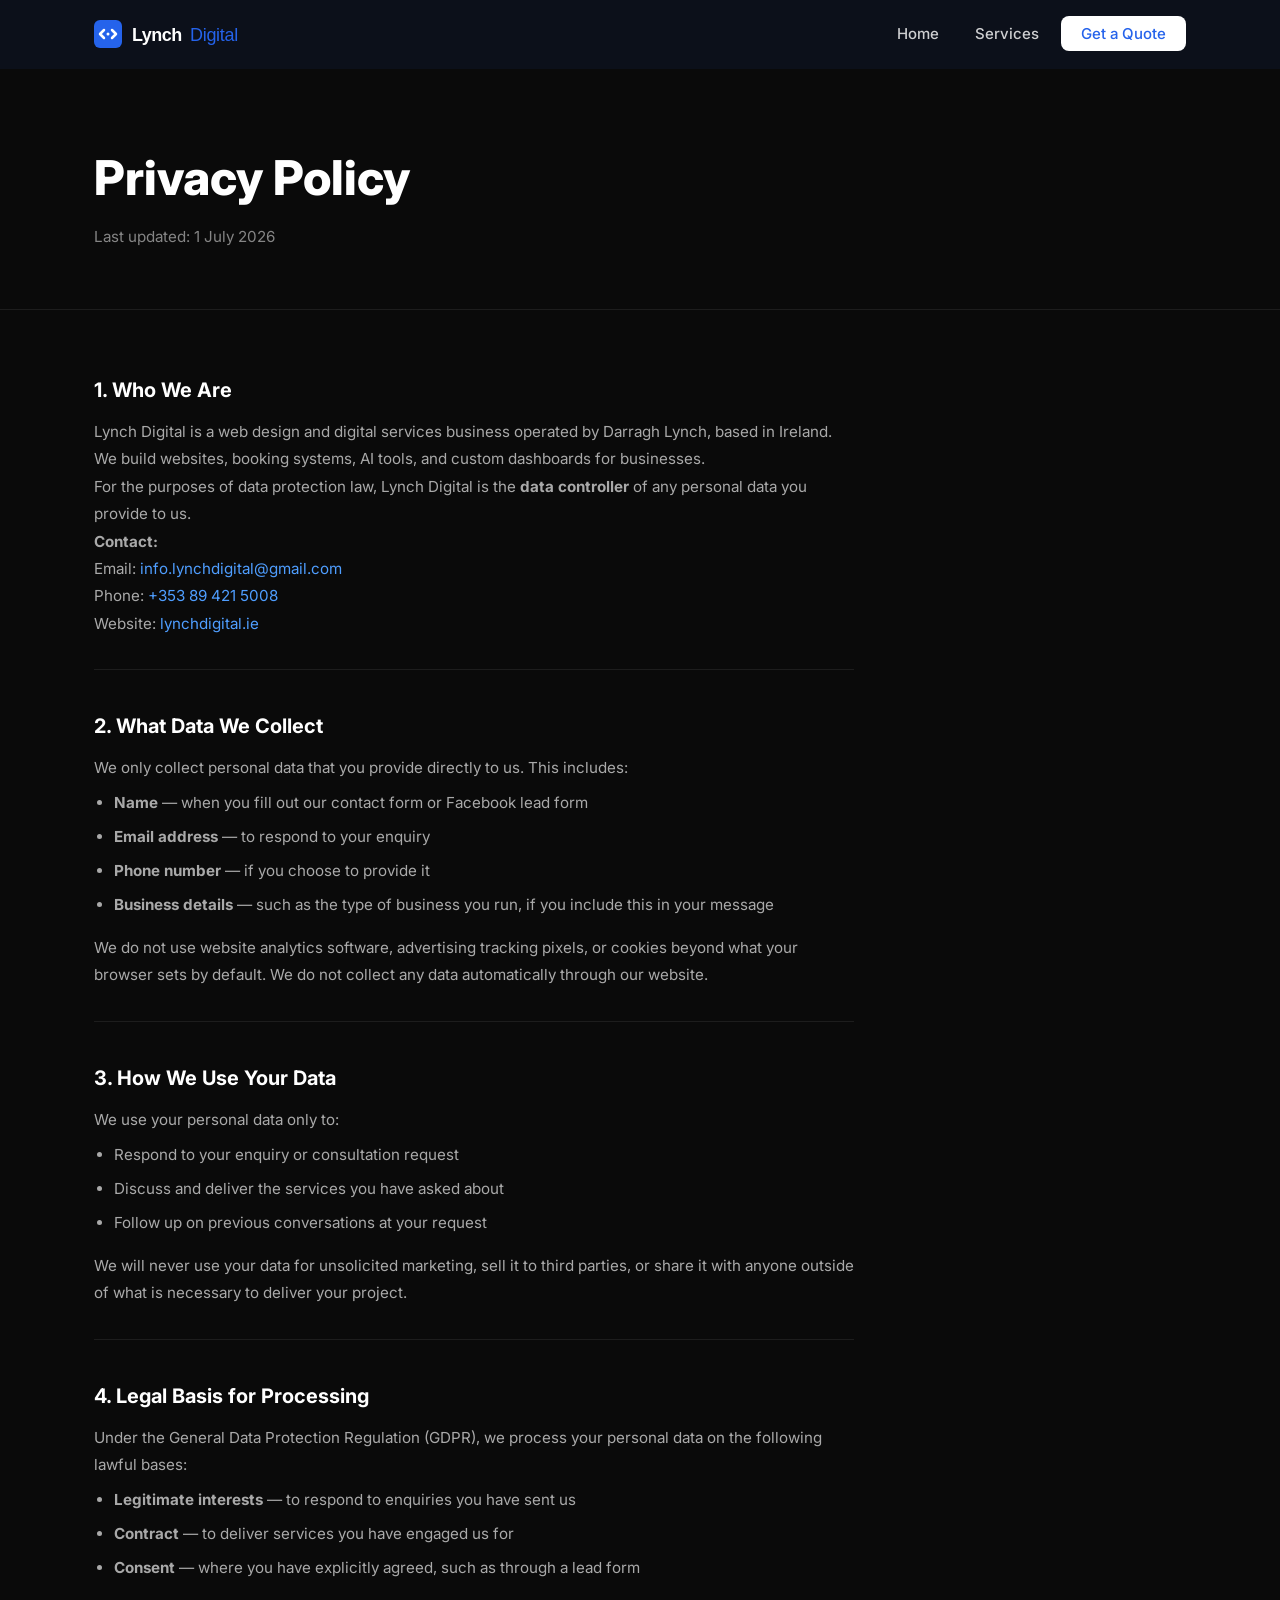
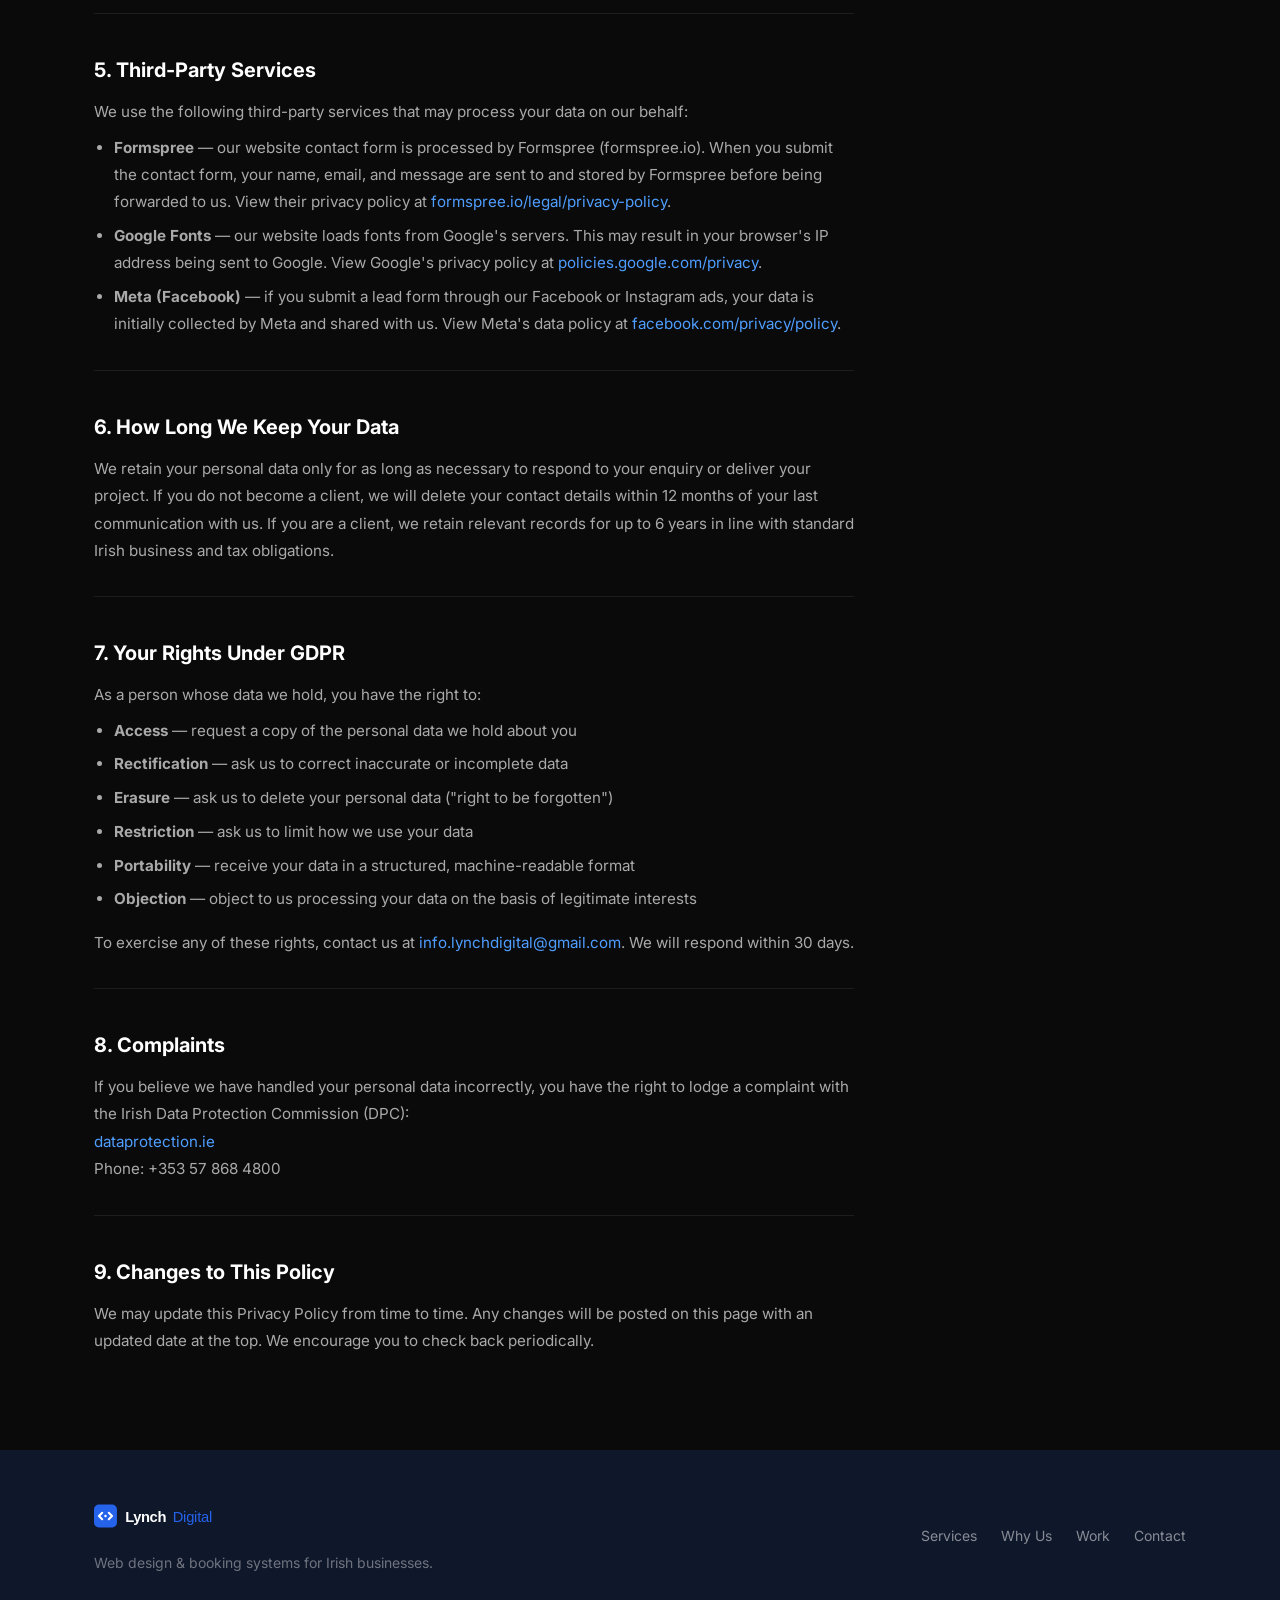
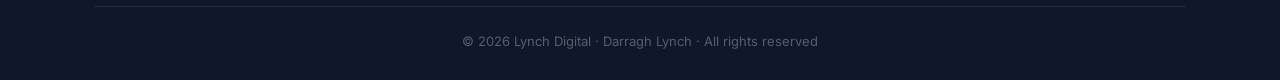
<file: privacy-policy.html>
<!DOCTYPE html>
<html lang="en">
<head>
  <meta charset="UTF-8" />
  <meta name="viewport" content="width=device-width, initial-scale=1.0" />
  <title>Privacy Policy – Lynch Digital</title>
  <meta name="description" content="Privacy Policy for Lynch Digital. Learn how we collect and use your personal data." />
  <meta name="robots" content="noindex, follow" />
  <link rel="icon" type="image/svg+xml" href="favicon.svg" />
  <link rel="stylesheet" href="styles.css" />
  <link href="https://fonts.googleapis.com/css2?family=Inter:wght@400;500;600;700;800;900&display=swap" rel="stylesheet" />
  <style>
    .policy-hero {
      padding: 140px 0 60px;
      background: var(--bg-dark, #0a0a0a);
      border-bottom: 1px solid rgba(255,255,255,0.08);
    }
    .policy-hero h1 {
      font-size: clamp(2rem, 4vw, 3rem);
      font-weight: 800;
      color: #fff;
      margin-bottom: 0.5rem;
    }
    .policy-hero p {
      color: rgba(255,255,255,0.5);
      font-size: 0.95rem;
    }
    .policy-body {
      padding: 64px 0 96px;
      background: var(--bg-dark, #0a0a0a);
    }
    .policy-content {
      max-width: 760px;
    }
    .policy-content h2 {
      font-size: 1.25rem;
      font-weight: 700;
      color: #fff;
      margin: 2.5rem 0 0.75rem;
    }
    .policy-content h2:first-child {
      margin-top: 0;
    }
    .policy-content p,
    .policy-content li {
      color: rgba(255,255,255,0.65);
      font-size: 0.95rem;
      line-height: 1.8;
    }
    .policy-content ul {
      padding-left: 1.25rem;
      margin: 0.5rem 0 1rem;
    }
    .policy-content ul li {
      margin-bottom: 0.4rem;
    }
    .policy-content a {
      color: #4f9eff;
      text-decoration: none;
    }
    .policy-content a:hover {
      text-decoration: underline;
    }
    .policy-divider {
      border: none;
      border-top: 1px solid rgba(255,255,255,0.08);
      margin: 2rem 0;
    }
  </style>
</head>
<body>

  <nav class="navbar" id="navbar">
    <div class="nav-inner">
      <a href="/" class="logo">
        <img src="logo.svg" alt="Lynch Digital" class="logo-img" />
      </a>
      <ul class="nav-links">
        <li><a href="/">Home</a></li>
        <li><a href="/#services">Services</a></li>
        <li><a href="/#contact" class="nav-cta">Get a Quote</a></li>
      </ul>
    </div>
  </nav>

  <section class="policy-hero">
    <div class="container">
      <h1>Privacy Policy</h1>
      <p>Last updated: 1 July 2026</p>
    </div>
  </section>

  <section class="policy-body">
    <div class="container">
      <div class="policy-content">

        <h2>1. Who We Are</h2>
        <p>Lynch Digital is a web design and digital services business operated by Darragh Lynch, based in Ireland. We build websites, booking systems, AI tools, and custom dashboards for businesses.</p>
        <p>For the purposes of data protection law, Lynch Digital is the <strong>data controller</strong> of any personal data you provide to us.</p>
        <p><strong>Contact:</strong><br />
          Email: <a href="mailto:info.lynchdigital@gmail.com">info.lynchdigital@gmail.com</a><br />
          Phone: <a href="tel:+353894215008">+353 89 421 5008</a><br />
          Website: <a href="https://www.lynchdigital.ie">lynchdigital.ie</a>
        </p>

        <hr class="policy-divider" />

        <h2>2. What Data We Collect</h2>
        <p>We only collect personal data that you provide directly to us. This includes:</p>
        <ul>
          <li><strong>Name</strong> — when you fill out our contact form or Facebook lead form</li>
          <li><strong>Email address</strong> — to respond to your enquiry</li>
          <li><strong>Phone number</strong> — if you choose to provide it</li>
          <li><strong>Business details</strong> — such as the type of business you run, if you include this in your message</li>
        </ul>
        <p>We do not use website analytics software, advertising tracking pixels, or cookies beyond what your browser sets by default. We do not collect any data automatically through our website.</p>

        <hr class="policy-divider" />

        <h2>3. How We Use Your Data</h2>
        <p>We use your personal data only to:</p>
        <ul>
          <li>Respond to your enquiry or consultation request</li>
          <li>Discuss and deliver the services you have asked about</li>
          <li>Follow up on previous conversations at your request</li>
        </ul>
        <p>We will never use your data for unsolicited marketing, sell it to third parties, or share it with anyone outside of what is necessary to deliver your project.</p>

        <hr class="policy-divider" />

        <h2>4. Legal Basis for Processing</h2>
        <p>Under the General Data Protection Regulation (GDPR), we process your personal data on the following lawful bases:</p>
        <ul>
          <li><strong>Legitimate interests</strong> — to respond to enquiries you have sent us</li>
          <li><strong>Contract</strong> — to deliver services you have engaged us for</li>
          <li><strong>Consent</strong> — where you have explicitly agreed, such as through a lead form</li>
        </ul>

        <hr class="policy-divider" />

        <h2>5. Third-Party Services</h2>
        <p>We use the following third-party services that may process your data on our behalf:</p>
        <ul>
          <li><strong>Formspree</strong> — our website contact form is processed by Formspree (formspree.io). When you submit the contact form, your name, email, and message are sent to and stored by Formspree before being forwarded to us. View their privacy policy at <a href="https://formspree.io/legal/privacy-policy" target="_blank" rel="noopener noreferrer">formspree.io/legal/privacy-policy</a>.</li>
          <li><strong>Google Fonts</strong> — our website loads fonts from Google's servers. This may result in your browser's IP address being sent to Google. View Google's privacy policy at <a href="https://policies.google.com/privacy" target="_blank" rel="noopener noreferrer">policies.google.com/privacy</a>.</li>
          <li><strong>Meta (Facebook)</strong> — if you submit a lead form through our Facebook or Instagram ads, your data is initially collected by Meta and shared with us. View Meta's data policy at <a href="https://www.facebook.com/privacy/policy" target="_blank" rel="noopener noreferrer">facebook.com/privacy/policy</a>.</li>
        </ul>

        <hr class="policy-divider" />

        <h2>6. How Long We Keep Your Data</h2>
        <p>We retain your personal data only for as long as necessary to respond to your enquiry or deliver your project. If you do not become a client, we will delete your contact details within 12 months of your last communication with us. If you are a client, we retain relevant records for up to 6 years in line with standard Irish business and tax obligations.</p>

        <hr class="policy-divider" />

        <h2>7. Your Rights Under GDPR</h2>
        <p>As a person whose data we hold, you have the right to:</p>
        <ul>
          <li><strong>Access</strong> — request a copy of the personal data we hold about you</li>
          <li><strong>Rectification</strong> — ask us to correct inaccurate or incomplete data</li>
          <li><strong>Erasure</strong> — ask us to delete your personal data ("right to be forgotten")</li>
          <li><strong>Restriction</strong> — ask us to limit how we use your data</li>
          <li><strong>Portability</strong> — receive your data in a structured, machine-readable format</li>
          <li><strong>Objection</strong> — object to us processing your data on the basis of legitimate interests</li>
        </ul>
        <p>To exercise any of these rights, contact us at <a href="mailto:info.lynchdigital@gmail.com">info.lynchdigital@gmail.com</a>. We will respond within 30 days.</p>

        <hr class="policy-divider" />

        <h2>8. Complaints</h2>
        <p>If you believe we have handled your personal data incorrectly, you have the right to lodge a complaint with the Irish Data Protection Commission (DPC):</p>
        <p>
          <a href="https://www.dataprotection.ie" target="_blank" rel="noopener noreferrer">dataprotection.ie</a><br />
          Phone: +353 57 868 4800
        </p>

        <hr class="policy-divider" />

        <h2>9. Changes to This Policy</h2>
        <p>We may update this Privacy Policy from time to time. Any changes will be posted on this page with an updated date at the top. We encourage you to check back periodically.</p>

      </div>
    </div>
  </section>

  <footer class="footer">
    <div class="container">
      <div class="footer-inner">
        <div class="footer-brand">
          <img src="logo.svg" alt="Lynch Digital" class="footer-logo" />
          <p>Web design & booking systems for Irish businesses.</p>
        </div>
        <div class="footer-links">
          <a href="/#services">Services</a>
          <a href="/#why">Why Us</a>
          <a href="/#portfolio">Work</a>
          <a href="/#contact">Contact</a>
        </div>
      </div>
      <div class="footer-bottom">
        <p>© 2026 Lynch Digital · Darragh Lynch · All rights reserved</p>
      </div>
    </div>
  </footer>

</body>
</html>
</file>
<file: styles.css>
/* =============================================
   LYNCH DIGITAL – styles.css
   ============================================= */

*, *::before, *::after { box-sizing: border-box; margin: 0; padding: 0; }

:root {
  --accent: #2563EB;
  --accent-light: #EFF6FF;
  --accent-hover: #1D4ED8;
  --dark: #0F172A;
  --mid: #334155;
  --soft: #64748B;
  --border: #E2E8F0;
  --bg: #FFFFFF;
  --bg-alt: #F8FAFC;
  --radius: 14px;
  --radius-sm: 8px;
  --shadow: 0 4px 24px rgba(15,23,42,0.08);
  --shadow-lg: 0 8px 40px rgba(15,23,42,0.13);
}

html { scroll-behavior: smooth; }

body {
  font-family: 'Inter', -apple-system, BlinkMacSystemFont, sans-serif;
  background: var(--bg);
  color: var(--dark);
  line-height: 1.6;
  -webkit-font-smoothing: antialiased;
}

.container {
  max-width: 1140px;
  margin: 0 auto;
  padding: 0 24px;
}

/* ── NAVBAR ── */
.navbar {
  position: fixed;
  top: 0; left: 0; right: 0;
  z-index: 100;
  background: transparent;
  border-bottom: 1px solid transparent;
  transition: background .3s, border-color .3s, box-shadow .3s;
}
.navbar.scrolled {
  background: rgba(255,255,255,0.95);
  backdrop-filter: blur(12px);
  border-color: var(--border);
  box-shadow: 0 2px 16px rgba(15,23,42,0.06);
}
/* Nav links white on dark hero, dark once scrolled */
.navbar:not(.scrolled) .nav-links a { color: rgba(255,255,255,0.8); }
.navbar:not(.scrolled) .nav-links a:hover { color: #fff; background: rgba(255,255,255,0.1); }
.navbar:not(.scrolled) .nav-cta { background: #fff !important; color: var(--accent) !important; }
.navbar:not(.scrolled) .hamburger span { background: #fff; }
.navbar { background: rgba(15,23,42,0.5); }
.nav-inner {
  max-width: 1140px;
  margin: 0 auto;
  padding: 0 24px;
  height: 68px;
  display: flex;
  align-items: center;
  justify-content: space-between;
}
.logo { display: flex; align-items: center; text-decoration: none; }
.logo-img { height: 44px; }
.nav-links {
  display: flex;
  align-items: center;
  gap: 8px;
  list-style: none;
}
.nav-links a {
  text-decoration: none;
  color: var(--mid);
  font-size: 15px;
  font-weight: 500;
  padding: 8px 14px;
  border-radius: var(--radius-sm);
  transition: color .2s, background .2s;
}
.nav-links a:hover { color: var(--dark); background: var(--bg-alt); }
.nav-cta {
  background: var(--accent) !important;
  color: #fff !important;
  padding: 8px 20px !important;
}
.nav-cta:hover { background: var(--accent-hover) !important; }

.hamburger {
  display: none;
  flex-direction: column;
  gap: 5px;
  background: none;
  border: none;
  cursor: pointer;
  padding: 4px;
}
.hamburger span {
  display: block;
  width: 24px;
  height: 2px;
  background: var(--dark);
  border-radius: 2px;
  transition: .3s;
}
.mobile-menu {
  display: none;
  flex-direction: column;
  padding: 12px 24px 20px;
  gap: 4px;
  border-top: 1px solid var(--border);
}
.mobile-menu.open { display: flex; }
.mob-link {
  text-decoration: none;
  color: var(--mid);
  font-size: 16px;
  font-weight: 500;
  padding: 10px 12px;
  border-radius: var(--radius-sm);
  transition: background .2s;
}
.mob-link:hover { background: var(--bg-alt); }
.mob-cta {
  background: var(--accent);
  color: #fff !important;
  text-align: center;
  margin-top: 8px;
}

/* ── HERO ── */
.hero-section {
  background: url('gilbert-han-F22PyXpuPwM-unsplash.jpg') center center / cover no-repeat;
  position: relative;
  overflow: hidden;
}
.hero-section::before {
  content: '';
  position: absolute;
  inset: 0;
  background: linear-gradient(
    135deg,
    rgba(10, 18, 40, 0.88) 0%,
    rgba(15, 30, 70, 0.78) 50%,
    rgba(29, 78, 216, 0.55) 100%
  );
  pointer-events: none;
}
.hero {
  min-height: 100vh;
  display: flex;
  align-items: center;
  padding: 120px 24px 80px;
  max-width: 1140px;
  margin: 0 auto;
  gap: 60px;
  position: relative;
  z-index: 1;
}
.hero-inner { flex: 1; max-width: 600px; }
.hero-badge {
  display: inline-flex;
  align-items: center;
  gap: 8px;
  background: rgba(255,255,255,0.12);
  color: rgba(255,255,255,0.9);
  border: 1px solid rgba(255,255,255,0.2);
  font-size: 13px;
  font-weight: 600;
  padding: 6px 14px;
  border-radius: 100px;
  margin-bottom: 28px;
}
.hero-badge::before {
  content: '';
  width: 8px; height: 8px;
  background: #22C55E;
  border-radius: 50%;
  animation: pulse 2s infinite;
}
@keyframes pulse {
  0%,100% { opacity: 1; }
  50% { opacity: .4; }
}
.hero-title {
  font-size: clamp(36px, 5vw, 60px);
  font-weight: 900;
  line-height: 1.1;
  letter-spacing: -1.5px;
  color: #fff;
  margin-bottom: 24px;
}
.accent { color: #93C5FD; }
.hero-sub {
  font-size: 18px;
  color: rgba(255,255,255,0.7);
  line-height: 1.7;
  margin-bottom: 40px;
  max-width: 520px;
}
.hero-btns { display: flex; gap: 14px; flex-wrap: wrap; }

.btn {
  display: inline-flex;
  align-items: center;
  justify-content: center;
  padding: 14px 28px;
  border-radius: var(--radius-sm);
  font-size: 15px;
  font-weight: 600;
  text-decoration: none;
  transition: all .2s;
  cursor: pointer;
  border: none;
}
.btn-primary {
  background: var(--accent);
  color: #fff;
  box-shadow: 0 4px 14px rgba(37,99,235,0.35);
}
.btn-primary:hover {
  background: var(--accent-hover);
  transform: translateY(-1px);
  box-shadow: 0 6px 20px rgba(37,99,235,0.4);
}
.btn-secondary {
  background: rgba(255,255,255,0.1);
  color: #fff;
  border: 1.5px solid rgba(255,255,255,0.3);
}
.btn-secondary:hover {
  background: rgba(255,255,255,0.18);
  border-color: rgba(255,255,255,0.5);
}
.full-width { width: 100%; }

/* Hero visual cards */
.hero-visual {
  flex: 1;
  position: relative;
  height: 320px;
  display: flex;
  align-items: center;
  justify-content: center;
}
.hero-card {
  position: absolute;
  background: #fff;
  border: 1.5px solid var(--border);
  border-radius: var(--radius);
  padding: 20px;
  box-shadow: var(--shadow);
}
.card-1 { width: 200px; top: 20px; left: 20px; animation: float1 4s ease-in-out infinite; }
.card-2 { width: 170px; bottom: 20px; right: 40px; animation: float2 4s ease-in-out infinite; }
.card-3 {
  width: 130px; top: 50%; right: 10px;
  transform: translateY(-50%);
  display: flex; flex-direction: column; align-items: center;
  text-align: center; gap: 4px;
  animation: float3 5s ease-in-out infinite;
}
@keyframes float1 { 0%,100%{transform:translateY(0)} 50%{transform:translateY(-10px)} }
@keyframes float2 { 0%,100%{transform:translateY(0)} 50%{transform:translateY(10px)} }
@keyframes float3 { 0%,100%{transform:translateY(-50%) translateX(0)} 50%{transform:translateY(calc(-50% - 8px)) translateX(0)} }

.card-dot {
  width: 10px; height: 10px;
  border-radius: 50%;
  margin-bottom: 12px;
}
.card-dot.green { background: #22C55E; }
.card-dot.blue { background: var(--accent); }
.card-lines { display: flex; flex-direction: column; gap: 8px; }
.card-lines span {
  height: 8px; border-radius: 4px;
  background: var(--border);
  display: block; width: 100%;
}
.card-lines span.short { width: 60%; }
.card-lines span.mid { width: 80%; }
.stat-num { font-size: 26px; font-weight: 800; color: var(--accent); }
.stat-label { font-size: 11px; font-weight: 600; color: var(--soft); text-transform: uppercase; letter-spacing: .5px; }

/* ── SECTION SHARED ── */
section { padding: 96px 0; }
.section-header {
  text-align: center;
  max-width: 620px;
  margin: 0 auto 64px;
}
.section-header h2 {
  font-size: clamp(28px, 4vw, 42px);
  font-weight: 800;
  letter-spacing: -1px;
  margin-bottom: 16px;
}
.section-header p {
  font-size: 17px;
  color: var(--soft);
  line-height: 1.7;
}
.section-tag {
  display: inline-block;
  background: var(--accent-light);
  color: var(--accent);
  font-size: 12px;
  font-weight: 700;
  text-transform: uppercase;
  letter-spacing: 1px;
  padding: 5px 12px;
  border-radius: 100px;
  margin-bottom: 16px;
}

/* ── SERVICES ── */
.services {
  background: url('gilbert-han-F22PyXpuPwM-unsplash.jpg') center center / cover no-repeat;
  position: relative;
}
.services::before {
  content: '';
  position: absolute;
  inset: 0;
  background: linear-gradient(135deg, rgba(10,18,40,0.92) 0%, rgba(15,30,70,0.88) 60%, rgba(29,78,216,0.7) 100%);
  pointer-events: none;
}
.services .container { position: relative; z-index: 1; }
.services .section-header h2 { color: #fff; }
.services .section-header p { color: rgba(255,255,255,0.65); }
.services .section-tag { background: rgba(255,255,255,0.12); color: rgba(255,255,255,0.85); border: 1px solid rgba(255,255,255,0.2); }
.services-grid {
  display: grid;
  grid-template-columns: repeat(3, 1fr);
  gap: 24px;
}
.service-card {
  background: #0A0F1E;
  border: 1.5px solid rgba(255,255,255,0.25);
  border-radius: var(--radius);
  padding: 36px 28px;
  position: relative;
  transition: box-shadow .3s, transform .3s, background .3s;
}
.service-card:hover {
  background: rgba(255,255,255,0.12);
  box-shadow: 0 8px 40px rgba(0,0,0,0.3);
  transform: translateY(-4px);
}
.service-card.featured {
  border-color: rgba(147,197,253,0.6);
  background: #0A0F1E;
  box-shadow: 0 0 0 3px rgba(147,197,253,0.2);
}
.service-card h3 { color: #FFFFFF; font-weight: 800; font-size: 21px; letter-spacing: -0.3px; }
.service-card p { color: #FFFFFF; font-weight: 500; font-size: 15.5px; line-height: 1.75; opacity: 1; filter: brightness(1.2); }
.service-list li { color: #FFFFFF; font-weight: 700; font-size: 14.5px; letter-spacing: 0.1px; }
.service-list li::before { color: #93C5FD; }
.service-icon { background: rgba(255,255,255,0.1); color: #93C5FD; }
.service-badge {
  position: absolute;
  top: -12px; left: 50%;
  transform: translateX(-50%);
  background: var(--accent);
  color: #fff;
  font-size: 11px;
  font-weight: 700;
  text-transform: uppercase;
  letter-spacing: .5px;
  padding: 4px 14px;
  border-radius: 100px;
}
.service-icon {
  width: 52px; height: 52px;
  background: var(--accent-light);
  border-radius: 12px;
  display: flex; align-items: center; justify-content: center;
  margin-bottom: 20px;
  color: var(--accent);
}
.service-icon svg { width: 28px; height: 28px; }
.service-card h3 {
  font-size: 20px;
  font-weight: 700;
  margin-bottom: 12px;
}
.service-card p {
  font-size: 15px;
  color: var(--soft);
  line-height: 1.7;
  margin-bottom: 20px;
}
.service-list {
  list-style: none;
  display: flex;
  flex-direction: column;
  gap: 8px;
}
.service-list li {
  font-size: 14px;
  color: var(--mid);
  padding-left: 20px;
  position: relative;
}
.service-list li::before {
  content: '✓';
  position: absolute;
  left: 0;
  color: var(--accent);
  font-weight: 700;
}

/* ── PROCESS ── */
.process { background: var(--bg-alt); }
.process-steps {
  display: flex;
  align-items: flex-start;
  gap: 0;
}
.process-step {
  flex: 1;
  background: #fff;
  border: 1.5px solid var(--border);
  border-radius: var(--radius);
  padding: 36px 28px;
  text-align: center;
  position: relative;
  transition: box-shadow .3s, transform .3s;
}
.process-step:hover {
  box-shadow: var(--shadow-lg);
  transform: translateY(-4px);
}
.process-num {
  font-size: 13px;
  font-weight: 800;
  color: var(--accent);
  letter-spacing: 1px;
  text-transform: uppercase;
  margin-bottom: 16px;
}
.process-icon {
  width: 56px;
  height: 56px;
  background: var(--accent-light);
  border-radius: 14px;
  display: flex;
  align-items: center;
  justify-content: center;
  margin: 0 auto 20px;
  color: var(--accent);
}
.process-icon svg { width: 30px; height: 30px; }
.process-step h3 {
  font-size: 19px;
  font-weight: 700;
  margin-bottom: 12px;
  color: var(--dark);
}
.process-step p {
  font-size: 15px;
  color: var(--soft);
  line-height: 1.7;
}
.process-connector {
  flex: 0 0 48px;
  display: flex;
  align-items: center;
  justify-content: center;
  color: var(--accent);
  opacity: 0.4;
  margin-top: -8px;
  align-self: center;
}
.process-connector svg { width: 40px; height: 24px; }
@media (max-width: 768px) {
  .process-steps { flex-direction: column; gap: 16px; }
  .process-connector { transform: rotate(90deg); align-self: center; }
}

/* ── WHY ── */
.why { background: var(--dark); }
.why .section-header h2 { color: #fff; }
.why .section-tag { background: rgba(255,255,255,0.1); color: rgba(255,255,255,0.7); }
.why-grid {
  display: grid;
  grid-template-columns: repeat(3, 1fr);
  gap: 20px;
}
.why-card {
  background: rgba(255,255,255,0.04);
  border: 1px solid rgba(255,255,255,0.08);
  border-radius: var(--radius);
  padding: 28px;
  transition: background .2s;
}
.why-card:hover { background: rgba(255,255,255,0.07); }
.why-icon {
  width: 44px;
  height: 44px;
  background: rgba(255,255,255,0.08);
  border-radius: 10px;
  display: flex;
  align-items: center;
  justify-content: center;
  color: #93C5FD;
  margin-bottom: 18px;
}
.why-icon svg { width: 22px; height: 22px; }
.why-card h4 {
  font-size: 17px;
  font-weight: 700;
  color: #fff;
  margin-bottom: 10px;
}
.why-card p { font-size: 14px; color: rgba(255,255,255,0.55); line-height: 1.7; }

/* ── PORTFOLIO ── */
.portfolio { background: var(--bg-alt); }
.portfolio-item {
  background: #fff;
  border: 1.5px solid var(--border);
  border-radius: var(--radius);
  overflow: hidden;
  transition: box-shadow .3s, transform .3s;
}
.portfolio-item:hover {
  box-shadow: var(--shadow-lg);
  transform: translateY(-4px);
}
.portfolio-img { width: 100%; aspect-ratio: 16/10; overflow: hidden; }
.portfolio-img img {
  width: 100%; height: 100%;
  object-fit: cover;
  display: block;
  transition: transform .4s;
}
.portfolio-item:hover .portfolio-img img { transform: scale(1.03); }
.placeholder-img {
  background: var(--bg-alt);
  display: flex; align-items: center; justify-content: center;
}
.placeholder-content {
  text-align: center;
  color: var(--soft);
  padding: 20px;
}
.placeholder-content svg { width: 60px; height: 60px; margin-bottom: 10px; }
.placeholder-content p { font-size: 13px; }
.portfolio-info { padding: 16px 20px; }
.portfolio-info h4 { font-size: 15px; font-weight: 600; margin-bottom: 6px; }
.portfolio-tags { display: flex; gap: 6px; flex-wrap: wrap; }
.portfolio-tag {
  font-size: 12px;
  font-weight: 600;
  color: var(--accent);
  background: var(--accent-light);
  padding: 3px 10px;
  border-radius: 100px;
}
.portfolio-tag.live {
  color: #16A34A;
  background: #DCFCE7;
}
.portfolio-tag.mock {
  color: #92400E;
  background: #FEF3C7;
}
.portfolio-tag.ai {
  color: #5B21B6;
  background: #EDE9FE;
}
.portfolio-tag.demo {
  color: #0E7490;
  background: #CFFAFE;
}
.ai-demo-placeholder {
  background: linear-gradient(135deg, #1e1b4b 0%, #312e81 100%);
  display: flex;
  flex-direction: column;
  align-items: center;
  justify-content: center;
  gap: 12px;
  min-height: 180px;
  border-radius: 8px;
}
.ai-demo-icon {
  color: #a5b4fc;
  width: 52px;
  height: 52px;
}
.ai-demo-icon svg { width: 100%; height: 100%; }
.ai-demo-label {
  color: #c7d2fe;
  font-size: 13px;
  font-weight: 600;
  letter-spacing: 0.3px;
}
.portfolio-desc {
  font-size: 13px;
  color: var(--text-light);
  margin: 4px 0 8px;
  line-height: 1.5;
}

/* Video demo previews */
.portfolio-img video {
  width: 100%; height: 100%;
  object-fit: cover;
  display: block;
}
.video-overlay { position: relative; }
.video-badge {
  position: absolute;
  top: 12px; left: 12px;
  background: rgba(0,0,0,0.65);
  color: #fff;
  font-size: 12px;
  font-weight: 700;
  text-transform: uppercase;
  letter-spacing: .5px;
  padding: 4px 12px;
  border-radius: 100px;
  backdrop-filter: blur(4px);
  display: flex;
  align-items: center;
  gap: 6px;
}
.video-badge::before {
  content: '';
  width: 7px; height: 7px;
  background: #ef4444;
  border-radius: 50%;
  animation: blink 1.4s infinite;
}
@keyframes blink {
  0%, 100% { opacity: 1; }
  50% { opacity: 0.2; }
}

/* Preview overlay on mock screenshots */
.preview-overlay { position: relative; }
.preview-overlay img { opacity: 0.85; filter: brightness(0.95); }
.preview-badge {
  position: absolute;
  top: 12px; left: 12px;
  background: rgba(0,0,0,0.65);
  color: #fff;
  font-size: 12px;
  font-weight: 700;
  text-transform: uppercase;
  letter-spacing: .5px;
  padding: 4px 12px;
  border-radius: 100px;
  backdrop-filter: blur(4px);
}

/* Portfolio grid */
.portfolio-grid {
  display: grid;
  grid-template-columns: repeat(3, 1fr);
  gap: 24px;
  margin-bottom: 32px;
}
.portfolio-grid--2col {
  grid-template-columns: repeat(2, 1fr);
}

/* ── CONTACT ── */
.contact { background: var(--bg); }
.contact-inner {
  display: grid;
  grid-template-columns: 1fr 1.4fr;
  gap: 80px;
  align-items: start;
}
.contact-info .section-tag { margin-bottom: 16px; }
.contact-info h2 {
  font-size: clamp(26px, 3.5vw, 38px);
  font-weight: 800;
  letter-spacing: -1px;
  margin-bottom: 16px;
}
.contact-info p {
  font-size: 16px;
  color: var(--soft);
  line-height: 1.7;
  margin-bottom: 36px;
}
.contact-details { display: flex; flex-direction: column; gap: 14px; }
.contact-item {
  display: flex;
  align-items: center;
  gap: 12px;
  font-size: 15px;
  color: var(--mid);
  text-decoration: none;
  transition: color .2s;
}
.contact-item:hover { color: var(--accent); }
.contact-icon { font-size: 20px; }

.contact-form { display: flex; flex-direction: column; gap: 20px; }
.form-row { display: grid; grid-template-columns: 1fr 1fr; gap: 16px; }
.form-group { display: flex; flex-direction: column; gap: 6px; }
.form-group label {
  font-size: 14px;
  font-weight: 600;
  color: var(--mid);
}
.form-group input,
.form-group select,
.form-group textarea {
  padding: 12px 16px;
  border: 1.5px solid var(--border);
  border-radius: var(--radius-sm);
  font-size: 15px;
  font-family: inherit;
  color: var(--dark);
  background: var(--bg);
  transition: border-color .2s, box-shadow .2s;
  outline: none;
}
.form-group input:focus,
.form-group select:focus,
.form-group textarea:focus {
  border-color: var(--accent);
  box-shadow: 0 0 0 3px rgba(37,99,235,0.1);
}
.form-group textarea { resize: vertical; }
.form-note {
  font-size: 13px;
  color: var(--soft);
  text-align: center;
}

/* ── DASHBOARDS ── */
.dashboards {
  padding: 96px 0;
  background: var(--bg);
}
.dashboard-grid {
  display: grid;
  grid-template-columns: 1fr 1fr;
  gap: 24px;
  margin-top: 48px;
}
.dashboard-grid--3col {
  grid-template-columns: repeat(3, 1fr);
}
.dashboard-item {
  border-radius: 12px;
  overflow: hidden;
  border: 1px solid var(--border);
  box-shadow: 0 4px 24px rgba(15,23,42,0.12);
}
.dashboard-img {
  width: 100%;
  height: auto;
  display: block;
}
.dashboard-cta {
  text-align: center;
  margin-top: 48px;
}
.dashboard-cta p {
  font-size: 18px;
  color: var(--text-muted);
  margin-bottom: 24px;
}
@media (max-width: 768px) {
  .dashboard-grid { grid-template-columns: 1fr; }
}

/* ── FOOTER ── */
.footer {
  background: var(--dark);
  padding: 48px 0 28px;
}
.footer-inner {
  display: flex;
  justify-content: space-between;
  align-items: center;
  margin-bottom: 32px;
}
.footer-brand p {
  font-size: 14px;
  color: rgba(255,255,255,0.4);
  margin-top: 10px;
}
.footer-logo { height: 36px; }
.footer-links {
  display: flex;
  gap: 24px;
}
.footer-links a {
  font-size: 14px;
  color: rgba(255,255,255,0.5);
  text-decoration: none;
  transition: color .2s;
}
.footer-links a:hover { color: #fff; }
.footer-bottom {
  border-top: 1px solid rgba(255,255,255,0.08);
  padding-top: 24px;
  text-align: center;
}
.footer-bottom p { font-size: 13px; color: rgba(255,255,255,0.3); }

/* ── WHATSAPP FLOAT ── */
.whatsapp-float {
  position: fixed;
  bottom: 28px;
  left: 28px;
  z-index: 200;
  width: 60px;
  height: 60px;
  border-radius: 50%;
  display: flex;
  align-items: center;
  justify-content: center;
  box-shadow: 0 4px 20px rgba(37,211,102,0.45);
  transition: transform .2s, box-shadow .2s;
  text-decoration: none;
}
.whatsapp-float:hover {
  transform: scale(1.1);
  box-shadow: 0 6px 28px rgba(37,211,102,0.6);
}
.whatsapp-float svg { width: 60px; height: 60px; }
.whatsapp-tooltip {
  position: absolute;
  left: 70px;
  background: var(--dark);
  color: #fff;
  font-size: 13px;
  font-weight: 500;
  white-space: nowrap;
  padding: 6px 12px;
  border-radius: 6px;
  opacity: 0;
  pointer-events: none;
  transition: opacity .2s;
}
.whatsapp-tooltip::after {
  content: '';
  position: absolute;
  top: 50%; left: -6px;
  transform: translateY(-50%);
  border: 6px solid transparent;
  border-left: none;
  border-right-color: var(--dark);
}
.whatsapp-float:hover .whatsapp-tooltip { opacity: 1; }

/* ── LIGHTBOX ── */
.lightbox {
  position: fixed;
  inset: 0;
  z-index: 500;
  background: rgba(0,0,0,0.85);
  display: flex;
  align-items: center;
  justify-content: center;
  padding: 24px;
  opacity: 0;
  pointer-events: none;
  transition: opacity .25s ease;
  backdrop-filter: blur(6px);
}
.lightbox.open {
  opacity: 1;
  pointer-events: all;
}
.lightbox-img {
  max-width: 90vw;
  max-height: 88vh;
  border-radius: var(--radius);
  box-shadow: 0 24px 80px rgba(0,0,0,0.5);
  transform: scale(0.95);
  transition: transform .25s ease;
}
.lightbox.open .lightbox-img { transform: scale(1); }
.lightbox-close {
  position: absolute;
  top: 20px; right: 24px;
  background: rgba(255,255,255,0.15);
  border: none;
  color: #fff;
  font-size: 20px;
  width: 44px; height: 44px;
  border-radius: 50%;
  cursor: pointer;
  display: flex; align-items: center; justify-content: center;
  transition: background .2s;
}
.lightbox-close:hover { background: rgba(255,255,255,0.28); }

/* Pointer cursor on all portfolio images */
.portfolio-img { cursor: pointer; }

/* ── FADE IN ANIMATION ── */
.fade-in {
  opacity: 0;
  transform: translateY(20px);
  transition: opacity .5s ease, transform .5s ease;
}
.fade-in.visible {
  opacity: 1;
  transform: translateY(0);
}

/* ── RESPONSIVE ── */
@media (max-width: 900px) {
  .hero {
    flex-direction: column;
    text-align: center;
    padding-top: 100px;
  }
  .hero-inner { max-width: 100%; }
  .hero-btns { justify-content: center; }
  .hero-sub { margin-left: auto; margin-right: auto; }
  .hero-visual { width: 100%; height: 220px; }
  .services-grid,
  .why-grid { grid-template-columns: 1fr 1fr; }
  .contact-inner { grid-template-columns: 1fr; gap: 48px; }
}

@media (max-width: 600px) {
  .nav-links { display: none; }
  .hamburger { display: flex; }
  .services-grid,
  .why-grid,
  .portfolio-grid { grid-template-columns: 1fr; }

  .form-row { grid-template-columns: 1fr; }
  .footer-inner { flex-direction: column; gap: 24px; text-align: center; }
  .footer-links { flex-wrap: wrap; justify-content: center; gap: 16px; }
  .hero-visual { display: none; }
  section { padding: 72px 0; }
}
</file>
